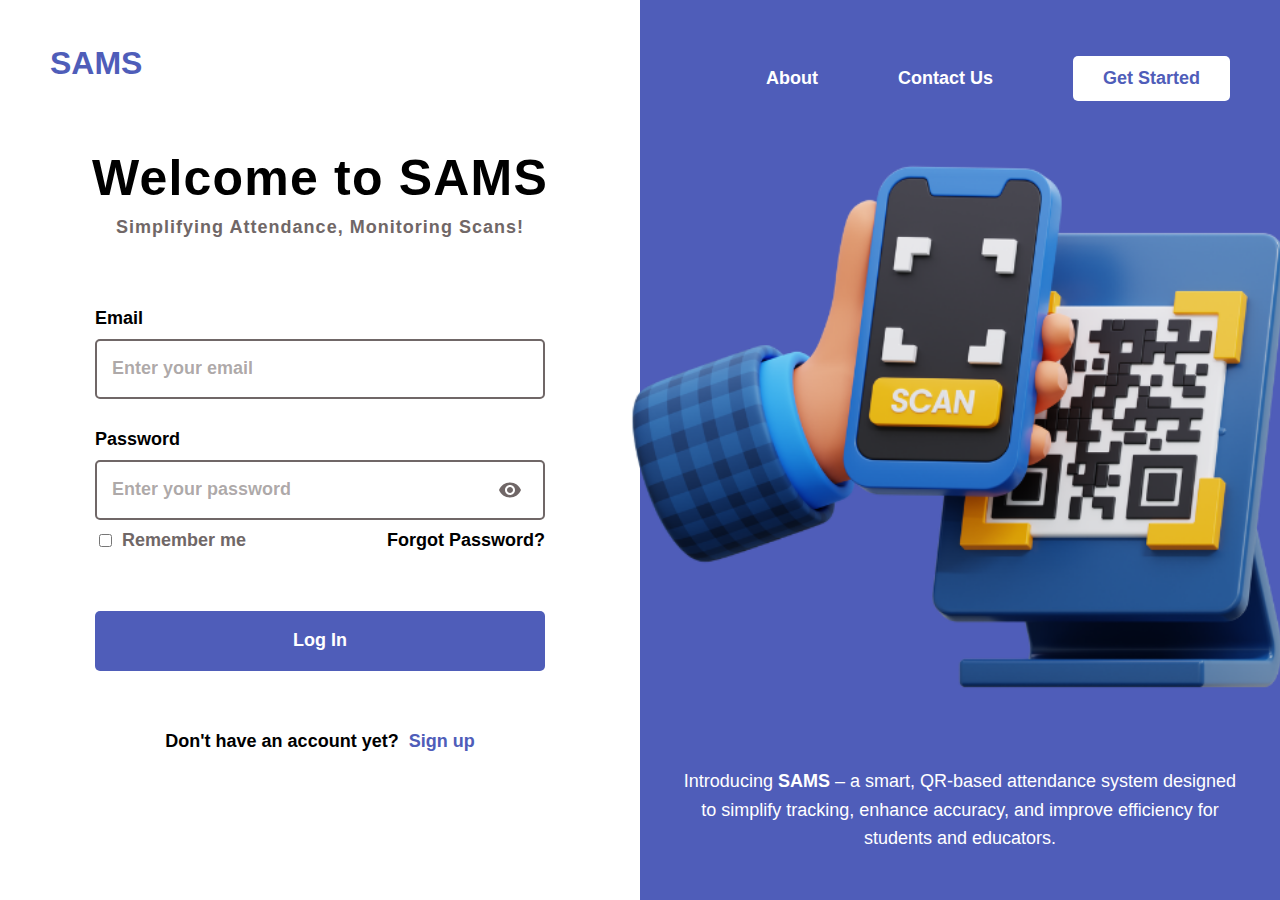
<file: pages/index.html>
<!DOCTYPE html>
<html lang="en">
<head>
    <meta charset="UTF-8">
    <meta name="viewport" content="width=device-width, initial-scale=1.0, user-scalable=no">
    <title>SAMS Login Page</title>
    <link rel="stylesheet" href="../assets/css/styles.css">
</head>
<body>
    <div class="container">
        <div class="left-side">
            <div class="header">SAMS</div>
            <div class="left-content">
                <div class="welcome-text">Welcome to SAMS</div>
                <div class="subtitle">Simplifying Attendance, Monitoring Scans!</div>
                <form id="login-form">
                    <div class="form-group">
                        <label for="email">Email</label>
                        <input type="email" id="email" placeholder="Enter your email" required>
                    </div>
                    <div class="form-group">
                        <label for="password">Password</label>
                        <div class="password-field-container">
                            <input type="password" id="password" placeholder="Enter your password" required>
                            <button type="button" class="password-toggle">
                                <svg class="eye-icon" viewBox="0 0 24 24">
                                    <path d="M12 4.5C7 4.5 2.73 7.61 1 12c1.73 4.39 6 7.5 11 7.5s9.27-3.11 11-7.5c-1.73-4.39-6-7.5-11-7.5zM12 17c-2.76 0-5-2.24-5-5s2.24-5 5-5 5 2.24 5 5-2.24 5-5 5zm0-8c-1.66 0-3 1.34-3 3s1.34 3 3 3 3-1.34 3-3-1.34-3-3-3z"/>
                                </svg>
                            </button>
                        </div>
                    </div>
                    <div class="form-options">
                        <label class="remember-me">
                            <input type="checkbox" id="remember-me">
                            Remember me
                        </label>
                        <div class="forgot-password">Forgot Password?</div>
                    </div>
                    <button type="submit" class="login-button">Log In</button>
                    <div class="signup-text">Don't have an account yet? <span class="signup-link">Sign up</span></div>
                </form>
            </div>
        </div>
        <div class="right-side">
            <nav class="nav">
                <div class="nav-item">About</div>
                <div class="nav-item">Contact Us</div>
                <button class="get-started-button">Get Started</button>
            </nav>
            <img class="placeholder-image" src="../assets/images/QR Scan.png" alt="QR Scan Illustration">
            <div class="footer-text">
                Introducing <span class="bold-text">SAMS</span> – a smart, QR-based attendance system designed to simplify tracking, enhance accuracy, and improve efficiency for students and educators.
            </div>
        </div>
    </div>
    <script src="../assets/js/script.js"></script>
</body>
</html>
</file>
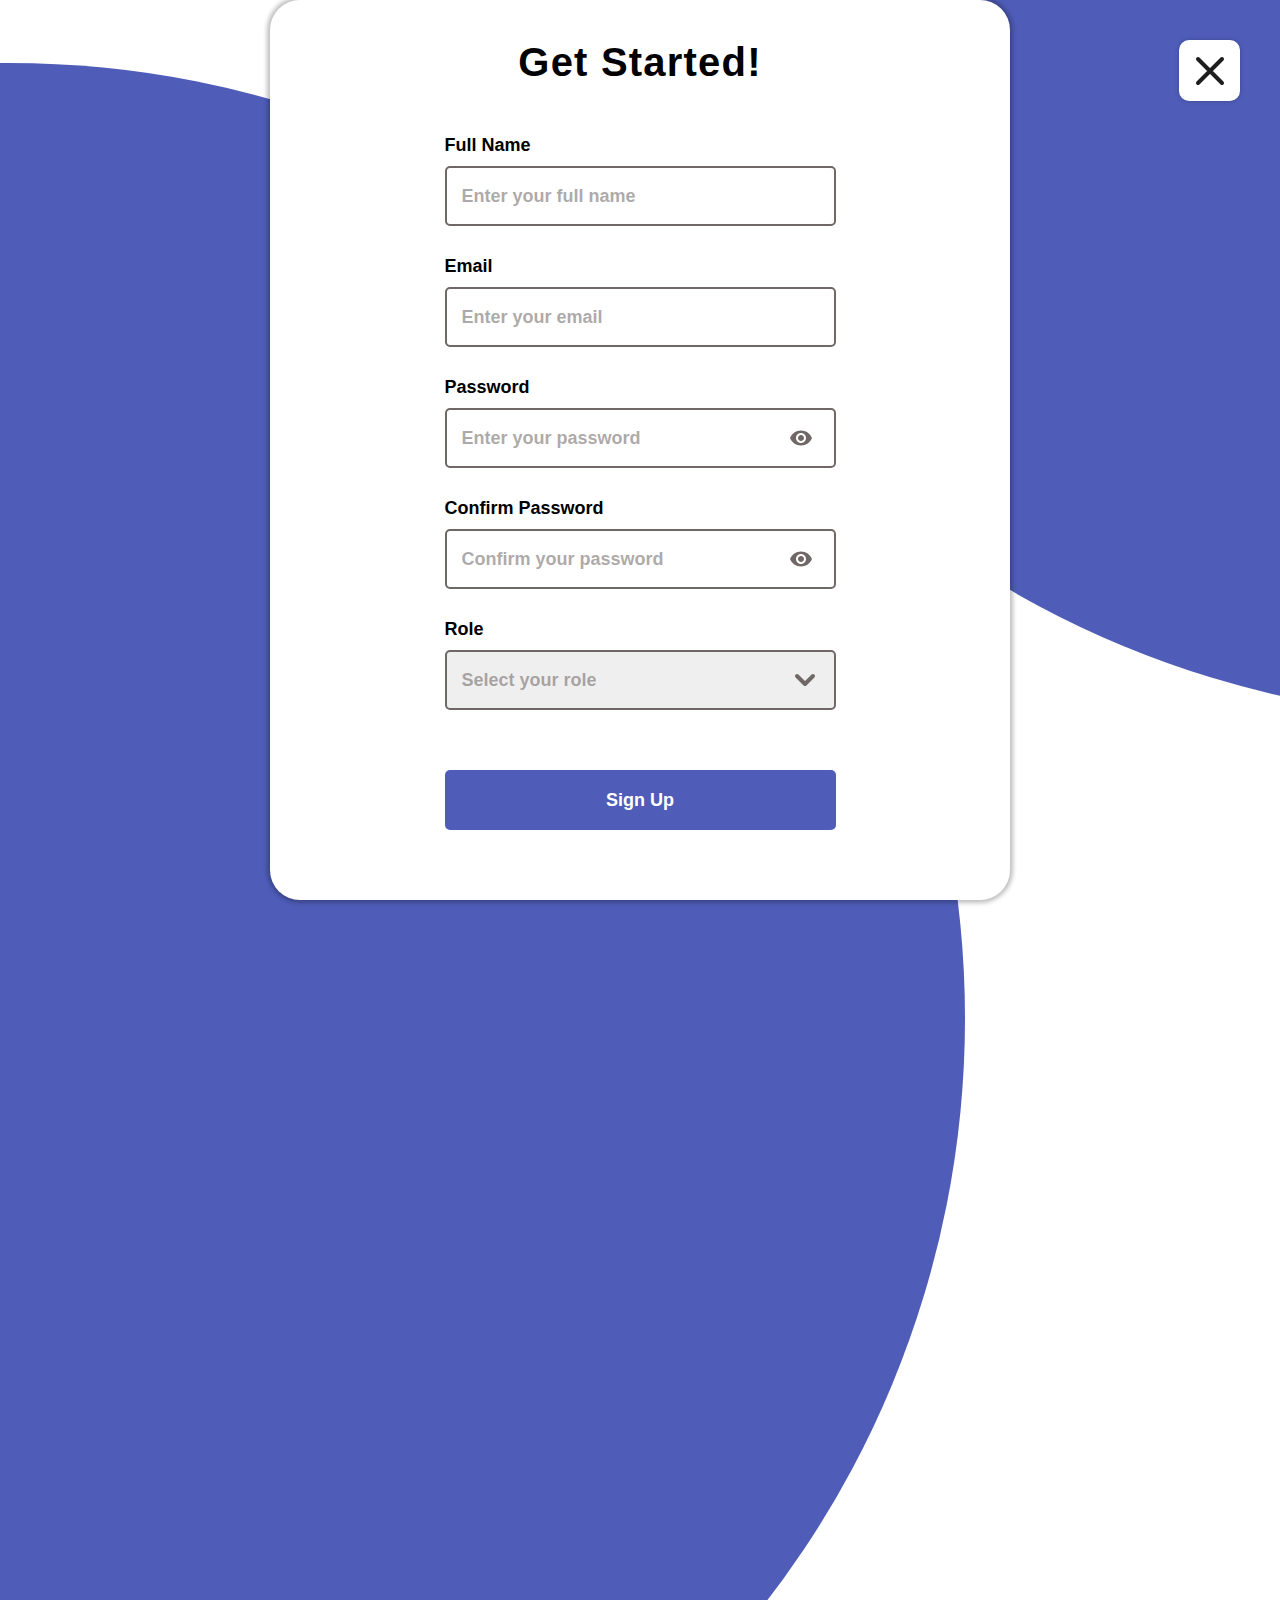
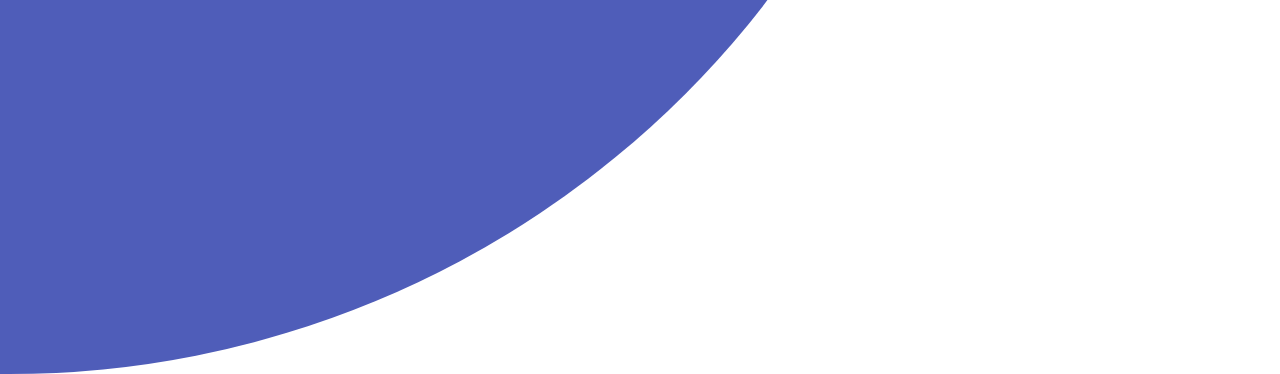
<file: pages/signup.html>
<!DOCTYPE html>
<html lang="en">
<head>
    <meta charset="UTF-8">
    <meta name="viewport" content="width=device-width, initial-scale=1.0, user-scalable=no">
    <title>SAMS Sign Up</title>
    <link rel="stylesheet" href="../assets/css/signup.css">
</head>
<body>
    <div class="container">
        <!-- Background circles -->
        <div class="circle circle-left"></div>
        <div class="circle circle-right"></div>

        <!-- Sign up form card -->
        <div class="signup-card">
            <h1 class="title">Get Started!</h1>
            
            <!-- Close button -->
            <div class="close-button">
                <svg width="48" height="48" viewBox="0 0 48 48" fill="none" xmlns="http://www.w3.org/2000/svg">
                    <path d="M36 12L12 36M12 12L36 36" stroke="#1E1E1E" stroke-width="4" stroke-linecap="round" stroke-linejoin="round"/>
                </svg>
            </div>

            <!-- Form -->
            <form id="signup-form">
                <div class="form-group">
                    <label for="fullname">Full Name</label>
                    <input type="text" id="fullname" placeholder="Enter your full name" required>
                </div>

                <div class="form-group">
                    <label for="email">Email</label>
                    <input type="email" id="email" placeholder="Enter your email" required>
                </div>

                <div class="form-group">
                    <label for="password">Password</label>
                    <div class="password-field-container">
                        <input type="password" id="password" placeholder="Enter your password" required>
                        <button type="button" class="password-toggle">
                            <svg class="eye-icon-show" viewBox="0 0 24 24">
                                <path d="M12 4.5C7 4.5 2.73 7.61 1 12c1.73 4.39 6 7.5 11 7.5s9.27-3.11 11-7.5c-1.73-4.39-6-7.5-11-7.5zM12 17c-2.76 0-5-2.24-5-5s2.24-5 5-5 5 2.24 5 5-2.24 5-5 5zm0-8c-1.66 0-3 1.34-3 3s1.34 3 3 3 3-1.34 3-3-1.34-3-3-3z"/>
                            </svg>
                        </button>
                    </div>
                </div>

                <div class="form-group">
                    <label for="confirm-password">Confirm Password</label>
                    <div class="password-field-container">
                        <input type="password" id="confirm-password" placeholder="Confirm your password" required>
                        <button type="button" class="password-toggle">
                            <svg class="eye-icon-show" viewBox="0 0 24 24">
                                <path d="M12 4.5C7 4.5 2.73 7.61 1 12c1.73 4.39 6 7.5 11 7.5s9.27-3.11 11-7.5c-1.73-4.39-6-7.5-11-7.5zM12 17c-2.76 0-5-2.24-5-5s2.24-5 5-5 5 2.24 5 5-2.24 5-5 5zm0-8c-1.66 0-3 1.34-3 3s1.34 3 3 3 3-1.34 3-3-1.34-3-3-3z"/>
                            </svg>
                        </button>
                    </div>
                </div>

                <div class="form-group">
                    <label for="role">Role</label>
                    <div class="select-wrapper">
                        <select id="role" required>
                            <option value="" disabled selected>Select your role</option>
                            <option value="professor">Professor</option>
                            <option value="student">Student</option>
                        </select>
                    </div>
                </div>

                <button type="submit" class="signup-button">Sign Up</button>
            </form>
        </div>
    </div>
    <script src="../assets/js/signup.js"></script>
</body>
</html>
</file>
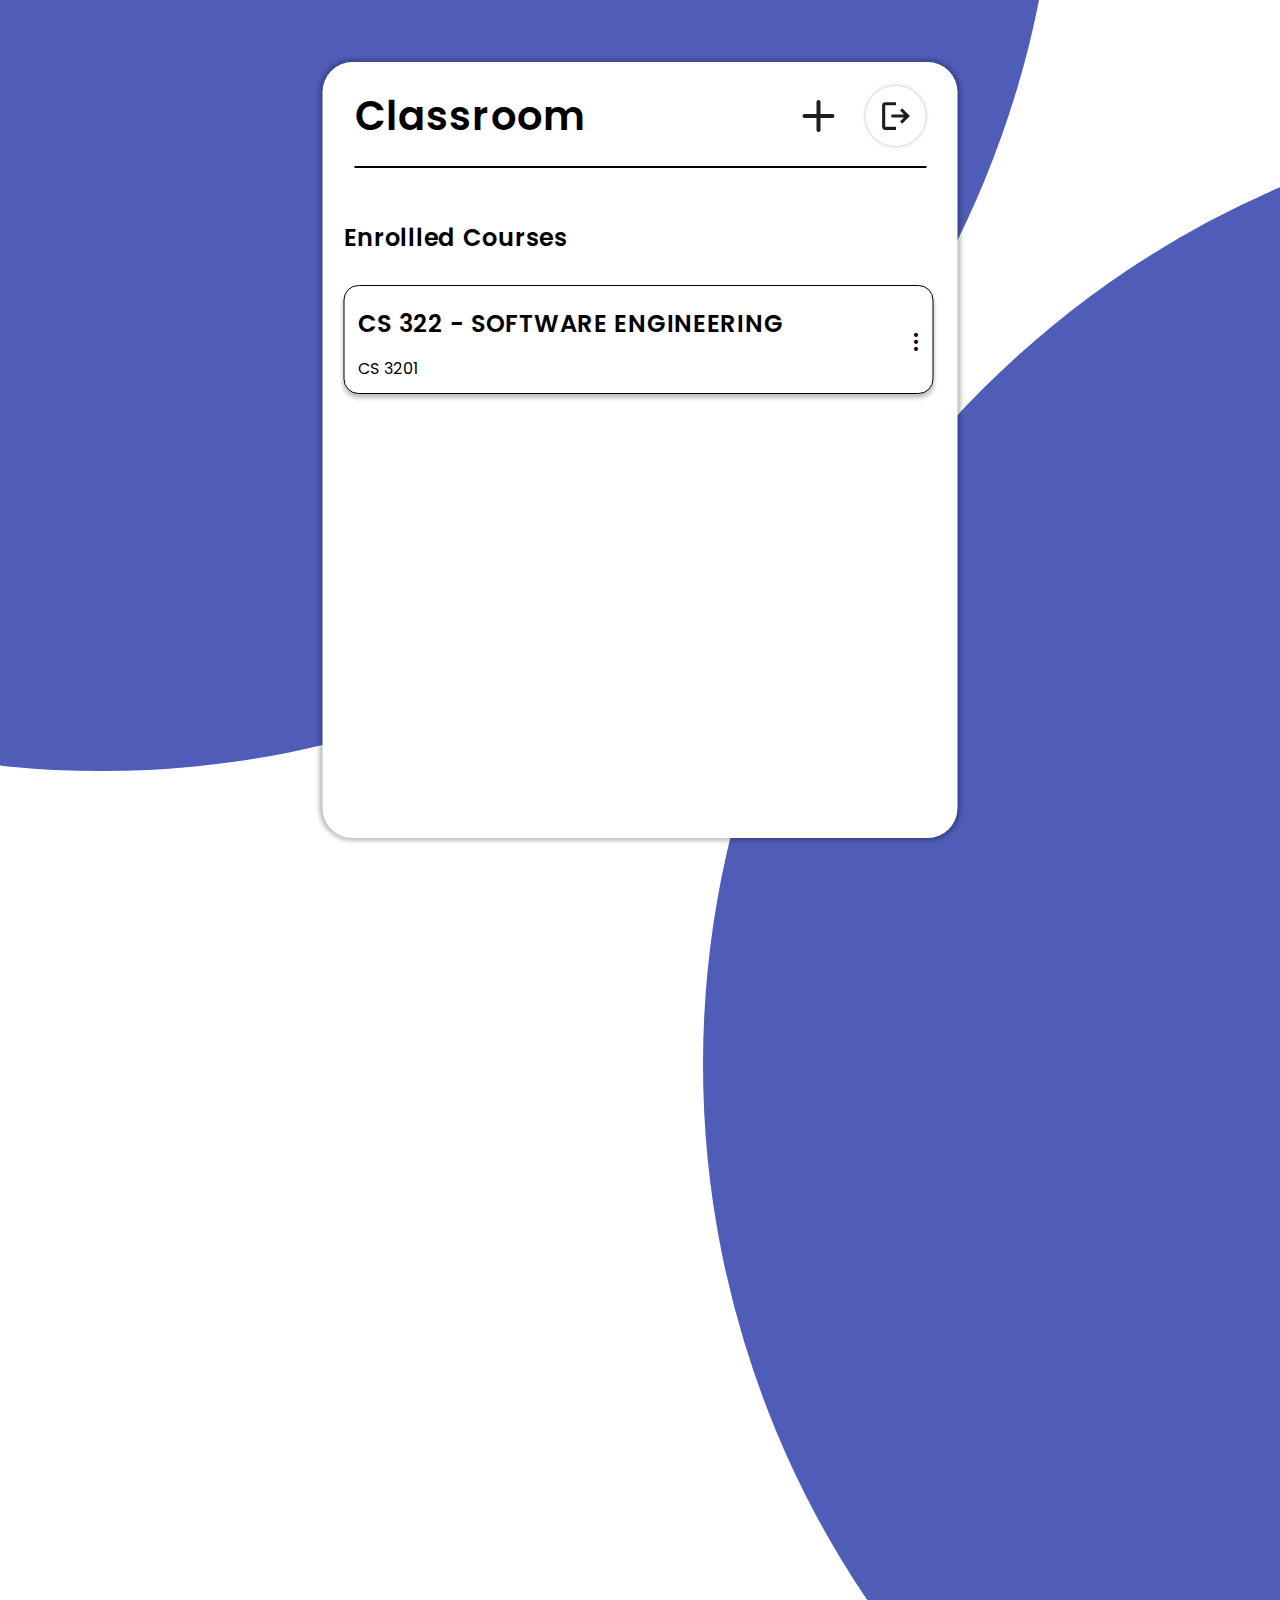
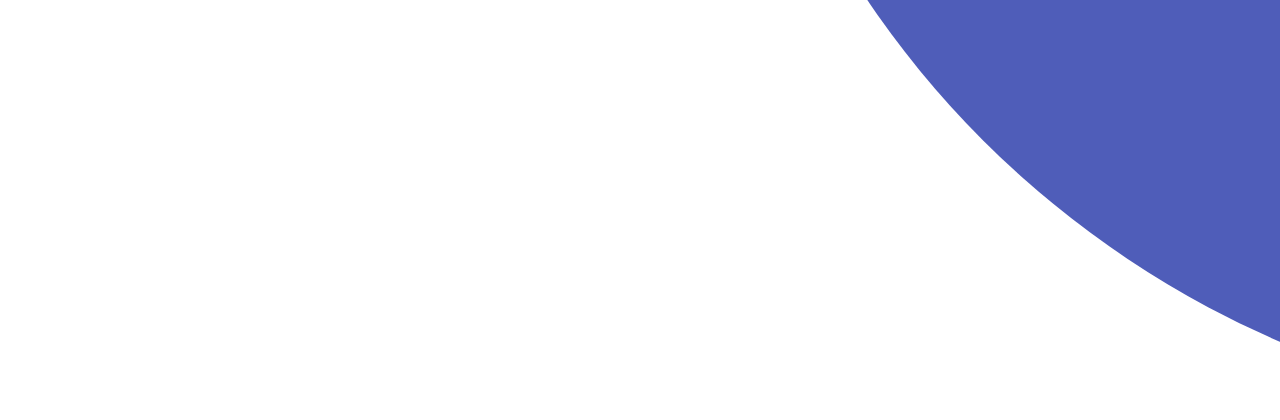
<file: pages/studentDashboard.html>
<!DOCTYPE html>
<html lang="en">
<head>
    <meta charset="UTF-8">
    <meta name="viewport" content="width=device-width, initial-scale=1.0, user-scalable=no">
    <title>SAMS Student Dashboard</title>
    <link rel="stylesheet" href="../assets/css/studentDashboard.css">
    <link href="https://fonts.googleapis.com/css2?family=Poppins:wght@400;600&display=swap" rel="stylesheet">
</head>
<body>
    <div class="container">
        <div class="circle circle-left"></div>
        <div class="circle circle-right"></div>

        <!-- Main card -->
        <div class="dashboard-card">
            <div class="card-header">
                <h1 class="title">Classroom</h1>
                <div class="header-divider"></div>
                <button class="add-button">
                    <svg width="48" height="48" viewBox="0 0 48 48" fill="none" xmlns="http://www.w3.org/2000/svg">
                        <path d="M24 10V38M10 24H38" stroke="#1E1E1E" stroke-width="4" stroke-linecap="round" stroke-linejoin="round"/>
                    </svg>
                </button>
                <div class="profile-wrapper">
                    <div class="profile-icon">
                        <svg width="37" height="38" viewBox="0 0 24 24" fill="none" xmlns="http://www.w3.org/2000/svg">
                            <path d="M5 21C4.45 21 3.979 20.804 3.587 20.412C3.195 20.02 2.99934 19.5493 3 19V5C3 4.45 3.196 3.979 3.588 3.587C3.98 3.195 4.45067 2.99934 5 3H12V5H5V19H12V21H5ZM16 17L14.625 15.55L17.175 13H9V11H17.175L14.625 8.45L16 7L21 12L16 17Z" fill="#1D1B20"/>
                        </svg>
                    </div>
                </div>
            </div>

            <div class="section-title">Enrollled Courses</div>

            <div class="course-card">
                <div class="course-title">CS 322 - SOFTWARE ENGINEERING</div>
                <div class="course-code">CS 3201</div>
                <div class="course-menu">...</div>
            </div>
        </div>
    </div>

    <!-- Modal and overlay -->
    <div class="modal-overlay"></div>
    
    <!-- QR Code Modal -->
    <div class="modal">
        <div class="qr-placeholder">
            <svg xmlns="http://www.w3.org/2000/svg" fill="none" viewBox="0 0 24 24" stroke="currentColor">
                <path stroke-linecap="round" stroke-linejoin="round" stroke-width="2" d="M12 4v1m6 11h2m-6 0h-2v4m0-11v3m0 0h.01M12 12h4.01M16 20h4M4 12h4m12 0h.01M5 8h2a1 1 0 001-1V5a1 1 0 00-1-1H5a1 1 0 00-1 1v2a1 1 0 001 1zm12 0h2a1 1 0 001-1V5a1 1 0 00-1-1h-2a1 1 0 00-1 1v2a1 1 0 001 1zM5 20h2a1 1 0 001-1v-2a1 1 0 00-1-1H5a1 1 0 00-1 1v2a1 1 0 001 1z" />
            </svg>
        </div>
        <button class="upload-btn">Scan QR Code</button>
    </div>

    <!-- Confirmation modal -->
    <div class="confirmation-modal">
        <div class="confirmation-title">Are you sure you want to log out?</div>
        <div class="confirmation-buttons">
            <button class="btn btn-cancel">Cancel</button>
            <button class="btn btn-logout">Log out</button>
        </div>
    </div>

    <script src="../assets/js/studentDashboard.js"></script>
</body>
</html>
</file>
<file: assets/css/styles.css>
body {
    margin: 0;
    padding: 0;
    font-family: 'Poppins', sans-serif;
    background-color: white;
    overflow: hidden;
}

html, body {
    height: 100%;
    width: 100%;
}

.container {
    display: flex;
    width: 100%;
    height: 100%;
}

.left-side {
    width: 50%;
    background-color: white;
    position: relative;
    display: flex;
    justify-content: center;
    align-items: center;
}

.left-content {
    text-align: left;
    display: flex;
    flex-direction: column;
    align-items: center;
}

.right-side {
    width: 50%;
    background-color: #4F5DB9;
    position: relative;
    display: flex;
    flex-direction: column;
    justify-content: center;
    align-items: center;
}

.header {
    position: absolute;
    left: 50px;
    top: 45px;
    color: #4F5DB9;
    font-size: 32px;
    font-weight: 800;
}

.welcome-text {
    color: black;
    font-size: 50px;
    font-weight: 700;
    letter-spacing: 1.20px;
    text-align: center;
}

.subtitle {
    color: #706767;
    font-size: 18px;
    font-weight: 600;
    letter-spacing: 1.02px;
    margin-top: 10px;
    margin-bottom: 50px;
    text-align: center;
}

.nav {
    position: absolute;
    right: 50px;
    top: 56px;
    display: flex;
    align-items: center;
    gap: 80px;
}

.nav-item {
    color: white;
    font-size: 18px;
    font-weight: 600;
    cursor: pointer;
}

.get-started-button {
    background-color: white;
    color: #4F5DB9;
    font-size: 18px;
    font-weight: 600;
    padding: 10px 30px;
    border: none;
    border-radius: 5px;
    cursor: pointer;
    height: 45px;
}

.form-group {
    margin-top: 20px;
    display: flex;
    flex-direction: column;
    width: 450px;
    align-items: flex-start;
}

.form-group label {
    color: black;
    font-size: 18px;
    font-weight: 600;
    margin-bottom: 10px;
    align-self: flex-start;
}

.form-group input {
    width: 100%;
    height: 60px;
    padding: 10px 45px 10px 15px; /* Increased left padding and added right padding for icon */
    border-radius: 5px;
    border: 2px solid #706767;
    font-size: 18px;
    font-weight: 600;
    color: black; /* Text color when typing */
    margin-bottom: 10px;
    box-sizing: border-box;
    transition: border-color 0.3s ease;
}

/* Placeholder styling */
.form-group input::placeholder {
    color: rgba(111.56, 103.20, 103.20, 0.56);
    font-weight: 600;
    opacity: 1; 
}

/* Microsoft Edge */
.form-group input::-ms-input-placeholder {
    color: rgba(111.56, 103.20, 103.20, 0.56);
    font-weight: 600;
}

/* Mozilla Firefox */
.form-group input::-moz-placeholder {
    color: rgba(111.56, 103.20, 103.20, 0.56);
    font-weight: 600;
    opacity: 1;
}

.password-field-container {
    position: relative;
    width: 100%;
    display: flex;
    align-items: center;
}

.password-field-container input {
    margin-bottom: 0; 
}

.password-toggle {
    position: absolute;
    right: 15px;
    top: 50%;
    transform: translateY(-50%);
    background: none;
    border: none;
    cursor: pointer;
    padding: 8px;
    display: flex;
    align-items: center;
    justify-content: center;
    z-index: 2;
}

.password-toggle svg {
    width: 24px;
    height: 24px;
    fill: #706767;
    display: block;
}

.form-options {
    display: flex;
    justify-content: space-between;
    align-items: center;
    width: 100%;
    max-width: 450px;
    margin-top: 10px;
}

.remember-me {
    display: flex;
    align-items: center;
    color: #706767;
    font-size: 18px;
    font-weight: 600;
}

.remember-me input {
    margin-right: 10px;
    cursor: pointer;
}

.forgot-password {
    color: black;
    font-size: 18px;
    font-weight: 600;
    text-align: right;
    margin-left: auto;
    cursor: pointer;
}

.login-button {
    width: 450px;
    height: 60px;
    background-color: #4F5DB9;
    color: white;
    font-size: 18px;
    font-weight: 600;
    border: none;
    border-radius: 5px;
    cursor: pointer;
    margin-top: 60px;
    text-align: center;
    transition: background-color 0.3s ease;
}

.login-button:hover {
    background-color: #424ea3;
}

.signup-text {
    width: 450px;
    color: black;
    font-size: 18px;
    font-weight: 600;
    margin-top: 60px;
    text-align: center;
}

.signup-link {
    color: #4F5DB9;
    cursor: pointer;
    margin-left: 5px;
    transition: color 0.3s ease;
}

.signup-link:hover {
    color: #424ea3;
}

.placeholder-image {
    width: 660px;
    height: 660px;
    margin-top: 50px;
    object-fit: contain;
}

.footer-text {
    width: 564px;
    text-align: center;
    color: white;
    font-size: 18px;
    margin-top: 10px;
    padding: 0 20px;
    line-height: 1.6;
}

.bold-text {
    font-weight: 700;
}

/* Add focus states for better UX */
.form-group input:focus {
    outline: none;
    border-color: #4F5DB9;
}

/* Eye icon states */
.eye-icon-show, .eye-icon-hide {
    width: 24px;
    height: 24px;
}

.eye-icon-hide {
    display: none;
}
</file>
<file: assets/css/signup.css>
body {
    margin: 0;
    padding: 0;
    font-family: 'Poppins', sans-serif;
    background-color: white;
    overflow: hidden;
    display: flex;
    justify-content: center;
    align-items: center;
    min-height: 100vh;
}

.container {
    width: 1440px;
    height: 900px;
    position: relative;
    background: white;
    display: flex;
    justify-content: center;
    align-items: center;
}

/* Background circles */
.circle {
    width: 1911px;
    height: 1911px;
    position: absolute;
    background: #4F5DB9;
    border-radius: 9999px;
}

.circle-left {
    left: -946px;
    top: 63px;
}

.circle-right {
    left: 534px;
    top: -1192px;
}

/* Sign up card */
.signup-card {
    width: 700px;
    height: 860px;
    position: relative;
    background: white;
    box-shadow: 0px 0px 4px 3px rgba(0, 0, 0, 0.25);
    border-radius: 30px;
    padding: 20px;
    display: flex;
    flex-direction: column;
    align-items: center;
}

.title {
    color: black;
    font-size: 40px;
    font-weight: 600;
    letter-spacing: 1.20px;
    text-align: center;
    margin-top: 20px;
    margin-bottom: 30px;
}

/* Close button */
.close-button {
    width: 61px;
    height: 61px;
    position: fixed;
    right: 40px;
    top: 40px;
    background: white;
    border-radius: 10px;
    display: flex;
    justify-content: center;
    align-items: center;
    cursor: pointer;
    box-shadow: 0px 0px 4px rgba(0, 0, 0, 0.25);
    z-index: 1000;
}

.close-button:hover {
    background-color: #f5f5f5;
}

/* Form styles */
.form-group {
    margin-bottom: 30px;
    position: relative;
    width: 391px;
}

.form-group label {
    display: block;
    color: black;
    font-size: 18px;
    font-weight: 600;
    margin-bottom: 10px;
}

.form-group input,
.form-group select {
    width: 100%;
    height: 60px;
    border-radius: 5px;
    border: 2px solid #706767;
    font-size: 18px;
    font-weight: 600;
    color: black;
    padding: 0 15px;
    box-sizing: border-box;
    transition: border-color 0.3s ease;
}

.form-group input::placeholder,
.form-group select::placeholder {
    color: rgba(111.56, 103.20, 103.20, 0.56);
    font-weight: 600;
}

/* Password field styling */
.password-field-container {
    position: relative;
    width: 100%;
    display: flex;
    align-items: center;
}

.password-toggle {
    position: absolute;
    right: 15px;
    top: 50%;
    transform: translateY(-50%);
    background: none;
    border: none;
    cursor: pointer;
    padding: 8px;
    display: flex;
    align-items: center;
    justify-content: center;
}

.password-toggle svg {
    width: 24px;
    height: 24px;
    fill: #706767;
}

/* Select styling */
.select-wrapper {
    position: relative;
    width: 100%;
}

.select-wrapper select {
    appearance: none;
    -webkit-appearance: none;
    -moz-appearance: none;
    padding-right: 40px;
    color: rgba(111.56, 103.20, 103.20, 0.56); /* Default color for placeholder */
}

/* Style for the selected option */
.select-wrapper select:not(:invalid) {
    color: black;
}

/* Style for the placeholder option */
.select-wrapper select option[value=""][disabled] {
    color: rgba(111.56, 103.20, 103.20, 0.56);
}

/* Style for actual options */
.select-wrapper select option:not([value=""][disabled]) {
    color: black;
}

.select-wrapper::after {
    content: '';
    position: absolute;
    right: 15px;
    top: 50%;
    transform: translateY(-50%);
    width: 32px;
    height: 32px;
    background-image: url("data:image/svg+xml,%3Csvg width='32' height='32' viewBox='0 0 32 32' fill='none' xmlns='http://www.w3.org/2000/svg'%3E%3Cpath d='M8 12L16 20L24 12' stroke='%23706767' stroke-width='4' stroke-linecap='round' stroke-linejoin='round'/%3E%3C/svg%3E");
    pointer-events: none;
}


/* Sign up button */
.signup-button {
    width: 391px;
    height: 60px;
    background: #4F5DB9;
    border-radius: 5px;
    border: none;
    color: white;
    font-size: 18px;
    font-weight: 600;
    cursor: pointer;
    margin-top: 30px;
    transition: background-color 0.3s ease;
}

.signup-button:hover {
    background-color: #424ea3;
}

/* Form layout */
form {
    display: flex;
    flex-direction: column;
    align-items: center;
    padding-top: 20px;
}

/* Focus states */
.form-group input:focus,
.form-group select:focus {
    outline: none;
    border-color: #4F5DB9;
}
</file>
<file: assets/css/studentDashboard.css>
body {
    margin: 0;
    padding: 0;
    font-family: 'Poppins', sans-serif;
    background-color: white;
    overflow: hidden;
    min-height: 100vh;
    display: flex;
    justify-content: center;
    align-items: center;
}

.container {
    width: 1440px;
    height: 900px;
    position: relative;
    background: white;
    display: flex;
    justify-content: center;
    align-items: center;
}

.circle {
    width: 1911px;
    height: 1911px;
    position: absolute;
    background: #4F5DB9;
    border-radius: 9999px;
}

.circle-left {
    left: -854px;
    top: -1140px;
}

.circle-right {
    left: 703px;
    top: 109px;
}

.dashboard-card {
    width: 635px;
    height: 776px;
    position: absolute;
    left: 50%;
    top: 50%;
    transform: translate(-50%, -50%);
    background: white;
    box-shadow: 0px 0px 4px 3px rgba(0, 0, 0, 0.25);
    border-radius: 30px;
    z-index: 1;
}

.card-header {
    position: relative;
    padding: 24px 32px;
}

.title {
    color: black;
    font-size: 40px;
    font-weight: 600;
    letter-spacing: 1.20px;
    margin: 0;
}

.header-divider {
    width: 570px;
    height: 0px;
    margin: 20px auto 0;
    border: 1px black solid;
}

.add-button {
    position: absolute;
    right: 115px;
    top: 30px;
    background: none;
    border: none;
    cursor: pointer;
    padding: 0;
    transition: transform 0.2s ease;
}

.add-button:hover {
    transform: scale(1.1);
}

.profile-wrapper {
    width: 60px;
    height: 60px;
    position: absolute;
    right: 32px;
    top: 24px;
    background: white;
    border-radius: 9999px;
    display: flex;
    justify-content: center;
    align-items: center;
    cursor: pointer;
    z-index: 2;
    transition: all 0.2s ease;
    box-shadow: 0px 0px 4px rgba(0, 0, 0, 0.25);
}

.profile-wrapper:hover {
    box-shadow: 0px 0px 8px rgba(0, 0, 0, 0.3);
    transform: translateY(-2px);
}

.profile-icon {
    display: flex;
    justify-content: center;
    align-items: center;
}

.section-title {
    color: black;
    font-size: 24px;
    font-weight: 600;
    letter-spacing: 0.72px;
    margin: 28px 0 0 21px;
}

.course-card {
    width: 590px;
    height: 109px;
    margin: 30px 0 0 21px;
    background: white;
    box-shadow: 0px 4px 4px rgba(0, 0, 0, 0.25);
    border-radius: 15px;
    border: 1px black solid;
    position: relative;
    padding: 20px 13px;
    box-sizing: border-box;
    cursor: pointer;
    transition: transform 0.2s ease, box-shadow 0.2s ease;
}

.course-card:hover {
    transform: translateY(-2px);
    box-shadow: 0px 6px 8px rgba(0, 0, 0, 0.25);
}

.course-title {
    color: black;
    font-size: 24px;
    font-weight: 600;
    letter-spacing: 0.72px;
}

.course-code {
    color: black;
    font-size: 16px;
    font-weight: 400;
    letter-spacing: 0.48px;
    margin-top: 15px;
}

.course-menu {
    position: absolute;
    right: 13px;
    top: 38px;
    color: black;
    font-size: 24px;
    font-weight: 600;
    letter-spacing: 0.72px;
    transform: rotate(-90deg);
    cursor: pointer;
}

.modal-overlay {
    display: none;
    position: fixed;
    top: 0;
    left: 0;
    width: 100%;
    height: 100%;
    background: rgba(0, 0, 0, 0.5);
    z-index: 998;
}

.modal {
    display: none;
    position: fixed;
    top: 50%;
    left: 50%;
    transform: translate(-50%, -50%);
    width: 500px;
    height: 600px;
    background: white;
    box-shadow: 0px 0px 4px 3px rgba(0, 0, 0, 0.25);
    border-radius: 30px;
    z-index: 999;
    padding: 40px;
    box-sizing: border-box;
    text-align: center;
}

.qr-placeholder {
    width: 300px;
    height: 300px;
    margin: 100px auto 40px;
    background: #f5f5f5;
    border: 2px dashed #999;
    border-radius: 20px;
    display: flex;
    justify-content: center;
    align-items: center;
}

.qr-placeholder svg {
    width: 100px;
    height: 100px;
    color: #999;
}

.upload-btn {
    padding: 15px 40px;
    background: #4F5DB9;
    color: white;
    border: none;
    border-radius: 10px;
    font-size: 18px;
    font-weight: 600;
    cursor: pointer;
    transition: background-color 0.2s ease, transform 0.2s ease;
    font-family: 'Poppins', sans-serif;
}

.upload-btn:hover {
    background: #404b94;
    transform: translateY(-2px);
}

.upload-btn:active {
    transform: translateY(0);
}

.confirmation-modal {
    display: none;
    position: fixed;
    top: 50%;
    left: 50%;
    transform: translate(-50%, -50%);
    background: white;
    box-shadow: 0px 0px 4px 3px rgba(0, 0, 0, 0.25);
    border-radius: 20px;
    padding: 30px;
    z-index: 1000;
    width: 400px;
    text-align: center;
}

.confirmation-title {
    font-size: 24px;
    font-weight: 600;
    margin-bottom: 20px;
}

.confirmation-buttons {
    display: flex;
    justify-content: center;
    gap: 20px;
    margin-top: 30px;
}

.btn {
    padding: 10px 30px;
    border-radius: 5px;
    font-size: 16px;
    font-weight: 600;
    cursor: pointer;
    border: none;
    transition: background-color 0.2s ease;
}

.btn-cancel {
    background-color: #f5f5f5;
    color: #000;
}

.btn-cancel:hover {
    background-color: #e5e5e5;
}

.btn-logout {
    background-color: #FF0000;
    color: white;
}

.btn-logout:hover {
    background-color: #d40000;
}
</file>
